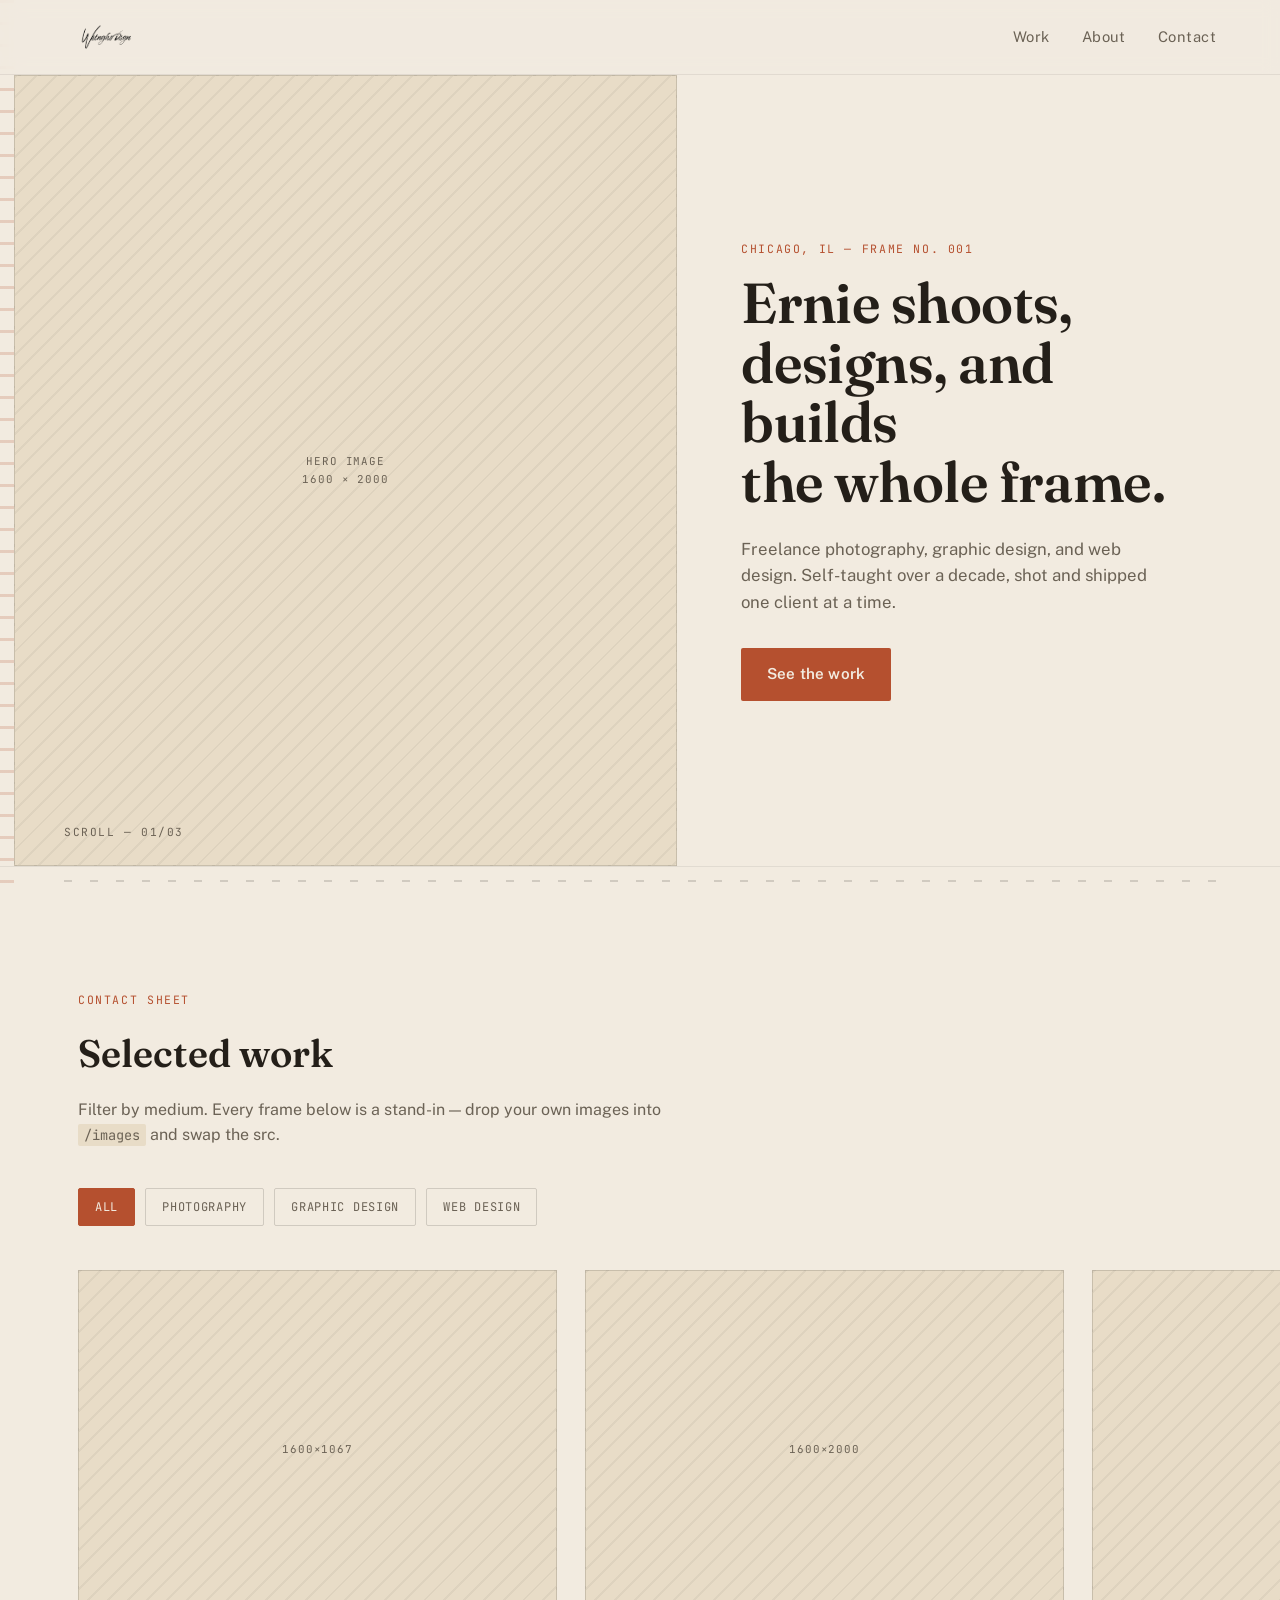
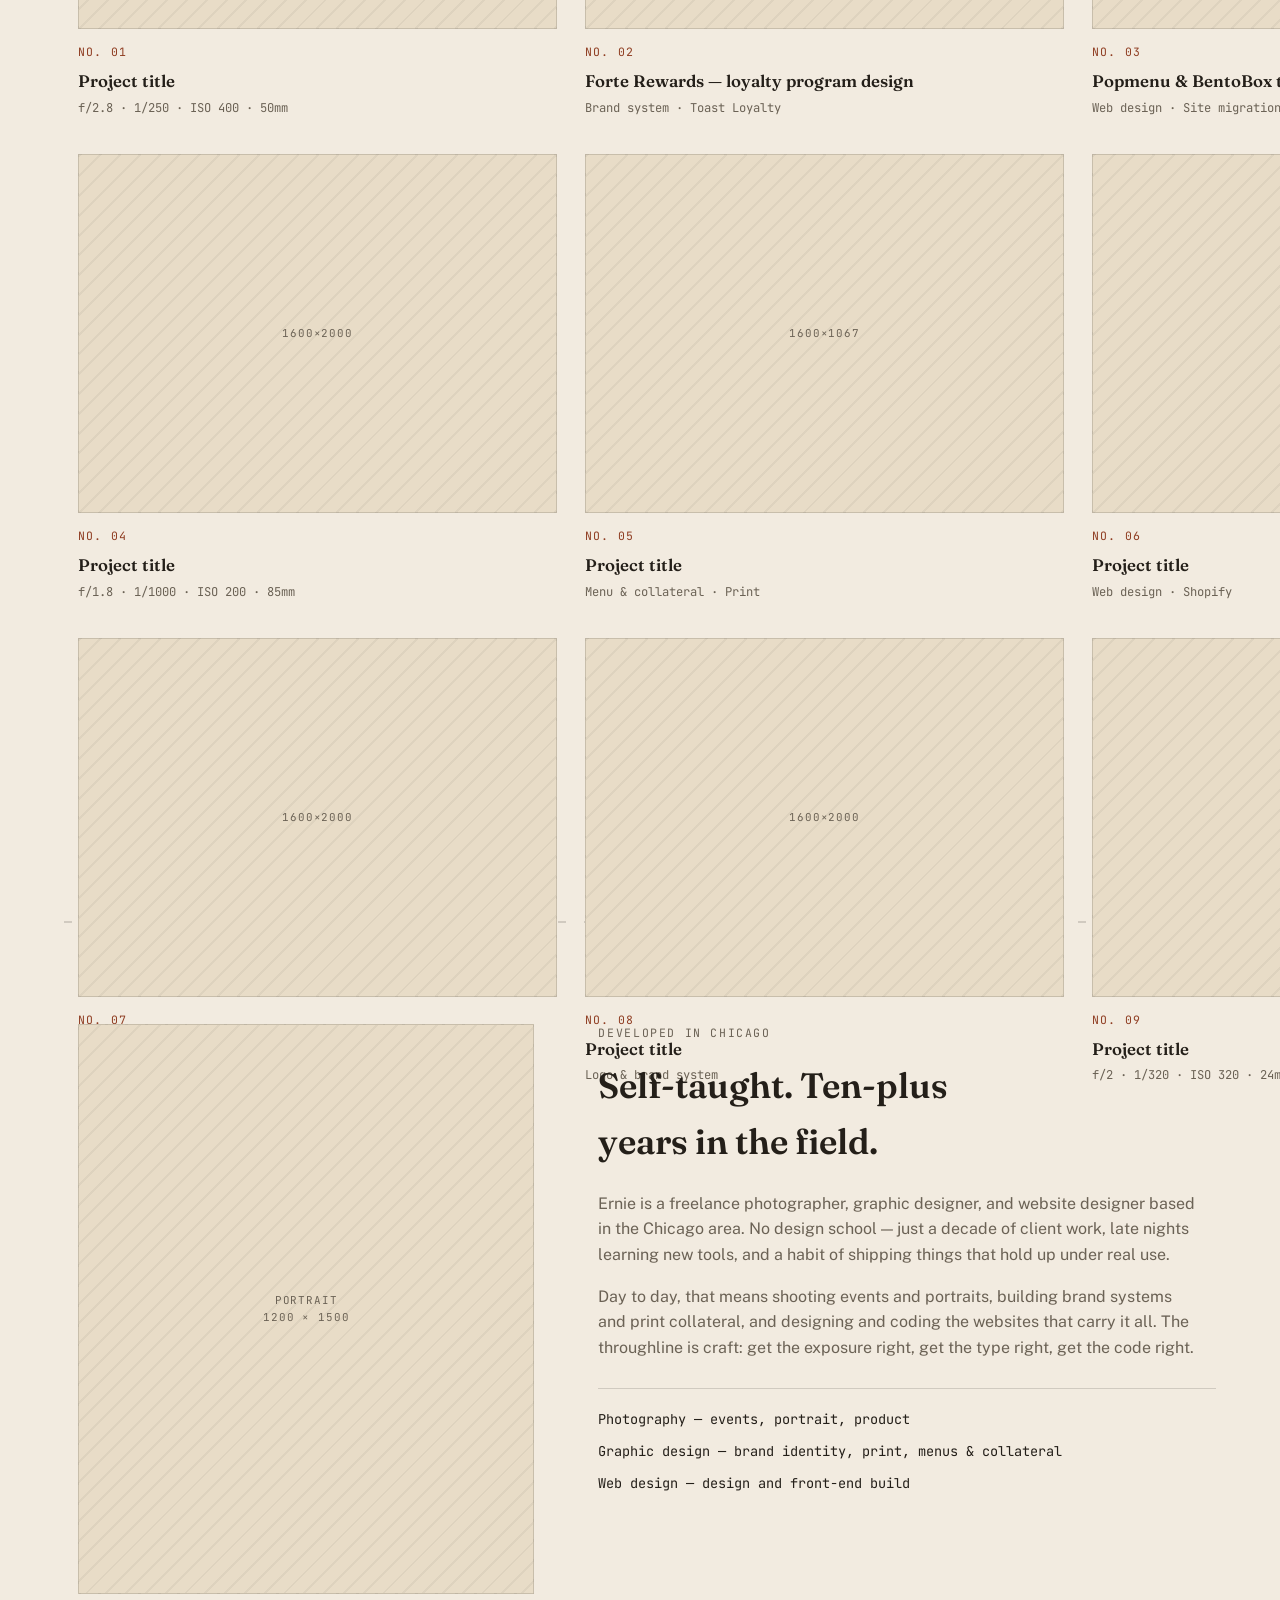
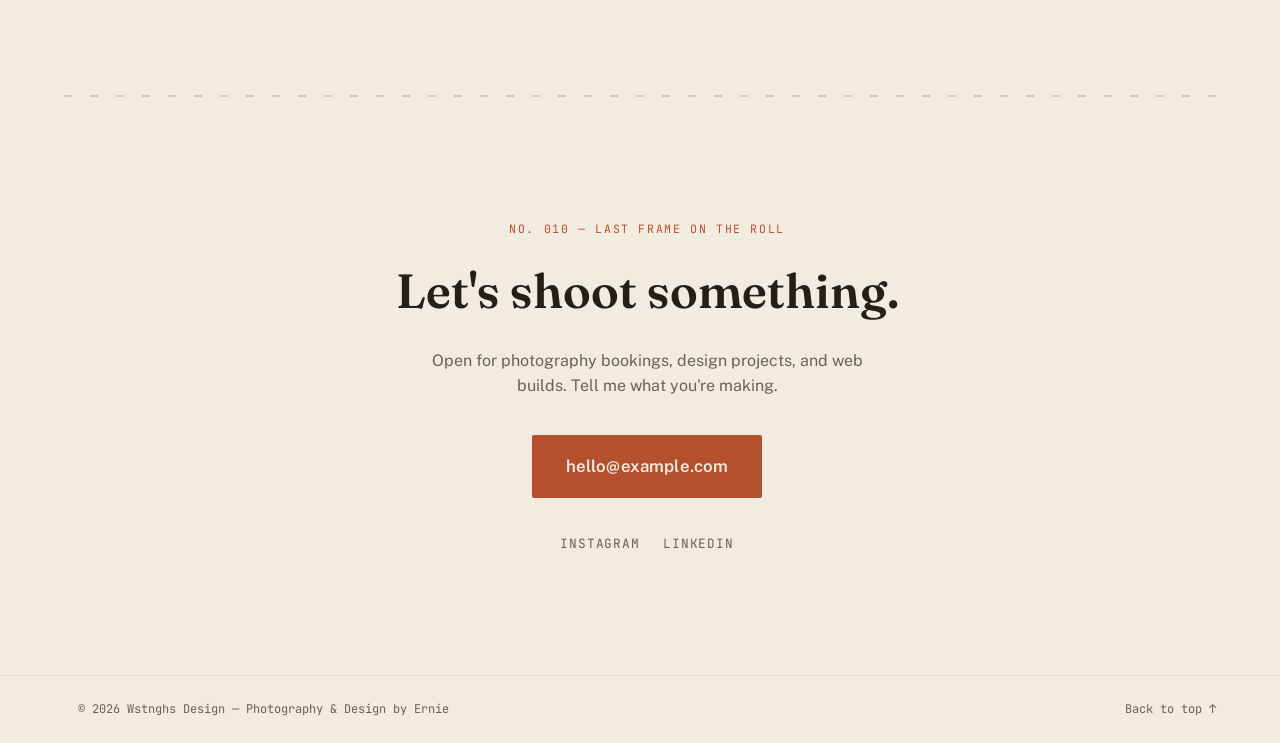
<file: index.html>
<!DOCTYPE html>
<html lang="en">
<head>
<meta charset="UTF-8">
<meta name="viewport" content="width=device-width, initial-scale=1.0">
<title>Wstnghs Design — Photography &amp; Design by Ernie</title>
<meta name="description" content="Wstnghs Design — Ernie, freelance photographer, graphic designer, and website designer based in Chicago. Portfolio, services, and contact.">
<link rel="icon" type="image/png" href="images/wstnghs-logo-black.png">

<link rel="preconnect" href="https://fonts.googleapis.com">
<link rel="preconnect" href="https://fonts.gstatic.com" crossorigin>
<link href="https://fonts.googleapis.com/css2?family=Fraunces:opsz,wght@9..144,300;9..144,500;9..144,600;9..144,700&family=Public+Sans:wght@400;500;600&family=JetBrains+Mono:wght@400;500&display=swap" rel="stylesheet">

<link rel="stylesheet" href="css/style.css">
</head>
<body>

<!-- sprocket rail, purely decorative texture running down the page edge -->
<div class="sprocket-rail" aria-hidden="true"></div>

<header class="site-header">
  <a href="#top" class="wordmark">
    <img src="images/wstnghs-logo-black.png" alt="Wstnghs Design" class="wordmark-logo">
  </a>
  <nav class="site-nav" aria-label="Primary">
    <button class="nav-toggle" aria-expanded="false" aria-controls="nav-list">
      <span></span><span></span><span></span>
    </button>
    <ul id="nav-list">
      <li><a href="#work">Work</a></li>
      <li><a href="#about">About</a></li>
      <li><a href="#contact">Contact</a></li>
    </ul>
  </nav>
</header>

<main id="top">

  <!-- ============ HERO ============ -->
  <section class="hero" id="hero">
    <div class="hero-frame">
      <div class="hero-image placeholder-img" data-caption="Replace with hero image">
        <span class="placeholder-label">HERO IMAGE<br>1600 × 2000</span>
      </div>
    </div>
    <div class="hero-copy">
      <p class="eyebrow-exif">CHICAGO, IL — FRAME NO. 001</p>
      <h1 class="hero-title">Ernie shoots,<br>designs, and builds<br>the whole frame.</h1>
      <p class="hero-sub">Freelance photography, graphic design, and web design. Self-taught over a decade, shot and shipped one client at a time.</p>
      <a href="#work" class="btn-primary">See the work</a>
    </div>
    <p class="scroll-cue" aria-hidden="true">Scroll — 01/03</p>
  </section>

  <div class="sprocket-divider" aria-hidden="true"></div>

  <!-- ============ WORK ============ -->
  <section class="work" id="work">
    <div class="section-heading">
      <p class="eyebrow-exif">CONTACT SHEET</p>
      <h2>Selected work</h2>
      <p class="section-sub">Filter by medium. Every frame below is a stand-in — drop your own images into <code>/images</code> and swap the src.</p>
    </div>

    <div class="filter-bar" role="tablist" aria-label="Filter work by medium">
      <button class="filter-btn is-active" data-filter="all" role="tab" aria-selected="true">All</button>
      <button class="filter-btn" data-filter="photo" role="tab" aria-selected="false">Photography</button>
      <button class="filter-btn" data-filter="graphic" role="tab" aria-selected="false">Graphic Design</button>
      <button class="filter-btn" data-filter="web" role="tab" aria-selected="false">Web Design</button>
    </div>

    <div class="contact-sheet" id="contact-sheet">

      <article class="frame" data-category="photo">
        <div class="placeholder-img frame-img"><span class="placeholder-label">1600×1067</span></div>
        <p class="frame-number">NO. 01</p>
        <h3 class="frame-title">Project title</h3>
        <p class="frame-exif">f/2.8 · 1/250 · ISO 400 · 50mm</p>
      </article>

      <a class="frame" data-category="graphic" href="case-studies/forte-rewards.html">
        <div class="placeholder-img frame-img"><span class="placeholder-label">1600×2000</span></div>
        <p class="frame-number">NO. 02</p>
        <h3 class="frame-title">Forte Rewards — loyalty program design</h3>
        <p class="frame-exif">Brand system · Toast Loyalty</p>
      </a>

      <a class="frame" data-category="web" href="case-studies/wix-migration.html">
        <div class="placeholder-img frame-img"><span class="placeholder-label">1600×1000</span></div>
        <p class="frame-number">NO. 03</p>
        <h3 class="frame-title">Popmenu &amp; BentoBox to Wix migration</h3>
        <p class="frame-exif">Web design · Site migration</p>
      </a>

      <article class="frame" data-category="photo">
        <div class="placeholder-img frame-img"><span class="placeholder-label">1600×2000</span></div>
        <p class="frame-number">NO. 04</p>
        <h3 class="frame-title">Project title</h3>
        <p class="frame-exif">f/1.8 · 1/1000 · ISO 200 · 85mm</p>
      </article>

      <article class="frame" data-category="graphic">
        <div class="placeholder-img frame-img"><span class="placeholder-label">1600×1067</span></div>
        <p class="frame-number">NO. 05</p>
        <h3 class="frame-title">Project title</h3>
        <p class="frame-exif">Menu &amp; collateral · Print</p>
      </article>

      <article class="frame" data-category="web">
        <div class="placeholder-img frame-img"><span class="placeholder-label">1600×1000</span></div>
        <p class="frame-number">NO. 06</p>
        <h3 class="frame-title">Project title</h3>
        <p class="frame-exif">Web design · Shopify</p>
      </article>

      <article class="frame" data-category="photo">
        <div class="placeholder-img frame-img"><span class="placeholder-label">1600×2000</span></div>
        <p class="frame-number">NO. 07</p>
        <h3 class="frame-title">Project title</h3>
        <p class="frame-exif">f/4 · 1/500 · ISO 100 · 35mm</p>
      </article>

      <article class="frame" data-category="graphic">
        <div class="placeholder-img frame-img"><span class="placeholder-label">1600×2000</span></div>
        <p class="frame-number">NO. 08</p>
        <h3 class="frame-title">Project title</h3>
        <p class="frame-exif">Logo &amp; brand system</p>
      </article>

      <article class="frame" data-category="photo">
        <div class="placeholder-img frame-img"><span class="placeholder-label">1600×1067</span></div>
        <p class="frame-number">NO. 09</p>
        <h3 class="frame-title">Project title</h3>
        <p class="frame-exif">f/2 · 1/320 · ISO 320 · 24mm</p>
      </article>

    </div>
  </section>

  <div class="sprocket-divider" aria-hidden="true"></div>

  <!-- ============ ABOUT ============ -->
  <section class="about" id="about">
    <div class="about-image placeholder-img">
      <span class="placeholder-label">PORTRAIT<br>1200 × 1500</span>
    </div>
    <div class="about-copy">
      <p class="eyebrow-exif">DEVELOPED IN CHICAGO</p>
      <h2>Self-taught. Ten-plus years in the field.</h2>
      <p>Ernie is a freelance photographer, graphic designer, and website designer based in the Chicago area. No design school — just a decade of client work, late nights learning new tools, and a habit of shipping things that hold up under real use.</p>
      <p>Day to day, that means shooting events and portraits, building brand systems and print collateral, and designing and coding the websites that carry it all. The throughline is craft: get the exposure right, get the type right, get the code right.</p>
      <ul class="skills-list">
        <li>Photography — events, portrait, product</li>
        <li>Graphic design — brand identity, print, menus &amp; collateral</li>
        <li>Web design — design and front-end build</li>
      </ul>
    </div>
  </section>

  <div class="sprocket-divider" aria-hidden="true"></div>

  <!-- ============ CONTACT ============ -->
  <section class="contact" id="contact">
    <p class="eyebrow-exif">NO. 010 — LAST FRAME ON THE ROLL</p>
    <h2>Let's shoot something.</h2>
    <p class="contact-sub">Open for photography bookings, design projects, and web builds. Tell me what you're making.</p>
    <a class="btn-primary btn-large" href="mailto:hello@example.com?subject=Project%20inquiry">hello@example.com</a>
    <div class="social-links">
      <a href="#" aria-label="Instagram">Instagram</a>
      <a href="#" aria-label="LinkedIn">LinkedIn</a>
    </div>
  </section>

</main>

<footer class="site-footer">
  <span>© <span id="year"></span> Wstnghs Design — Photography &amp; Design by Ernie</span>
  <a href="#top">Back to top ↑</a>
</footer>

<script src="js/main.js"></script>
</body>
</html>
</file>
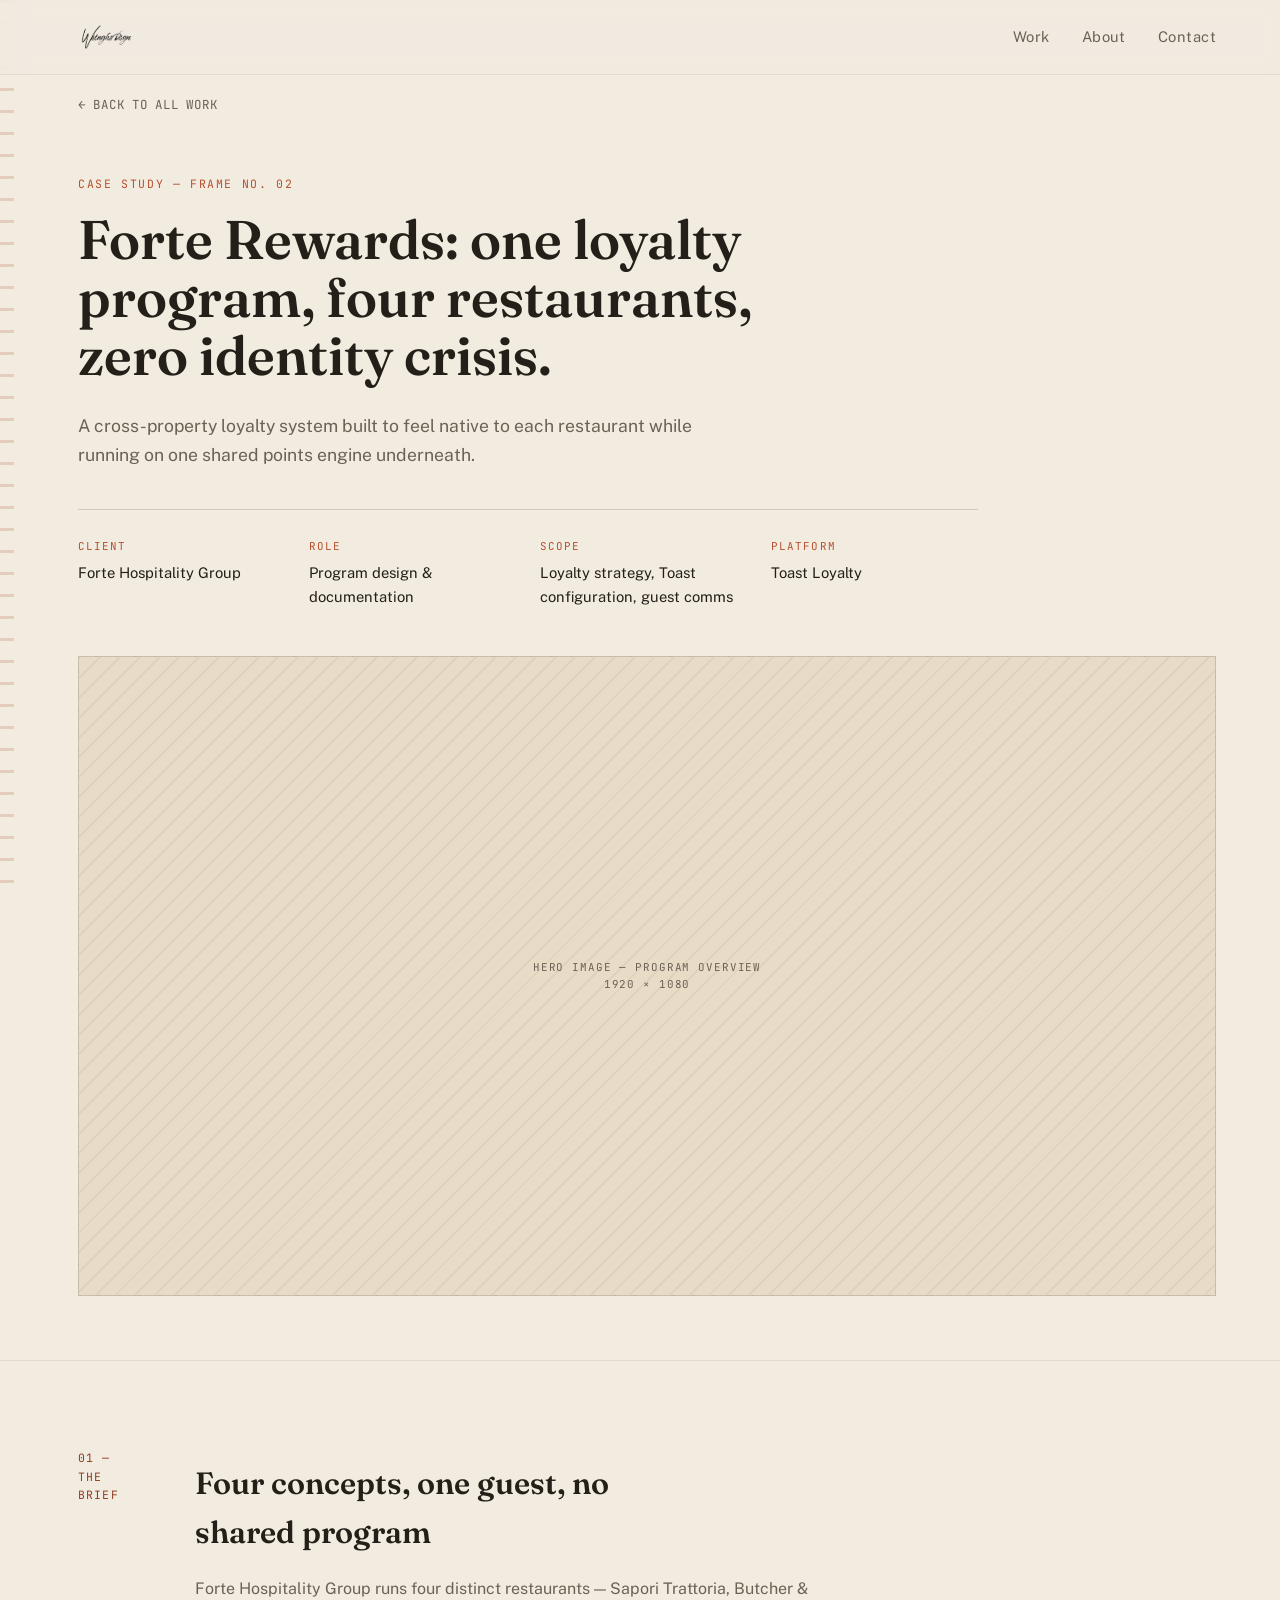
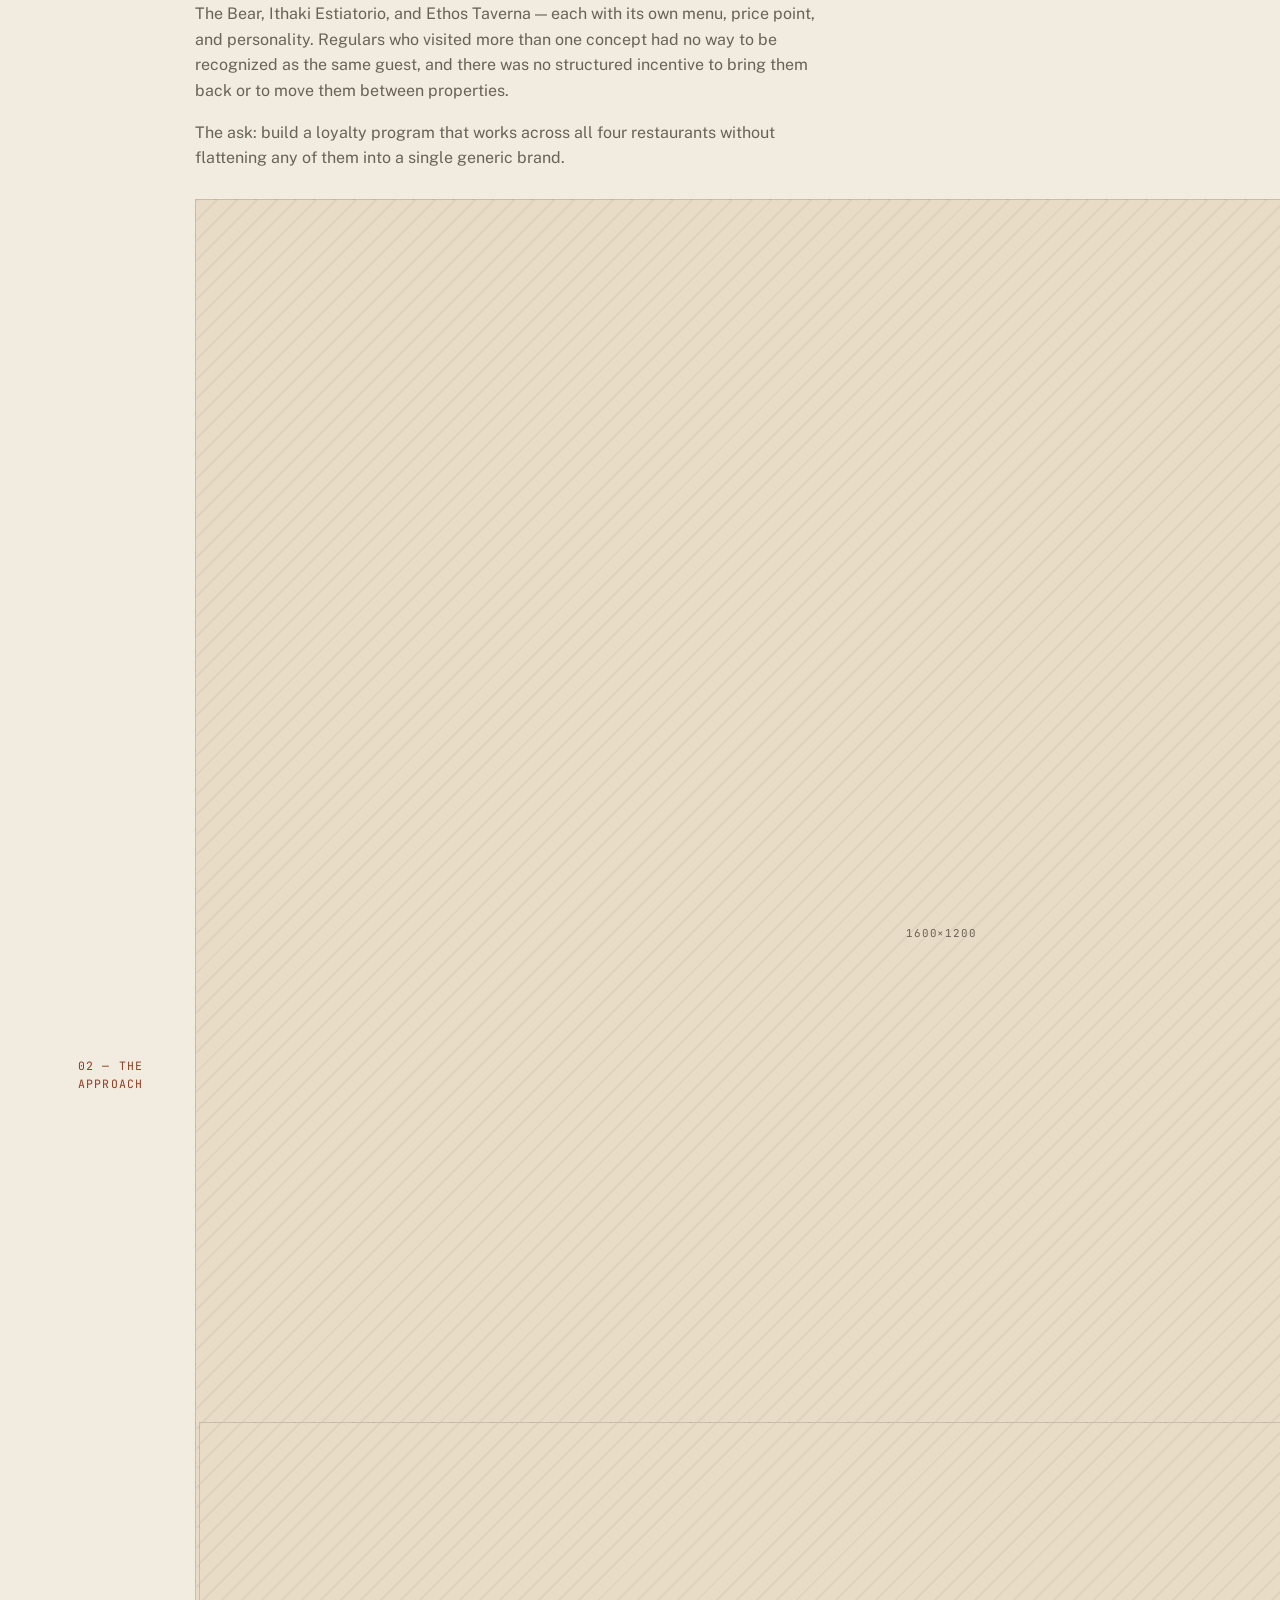
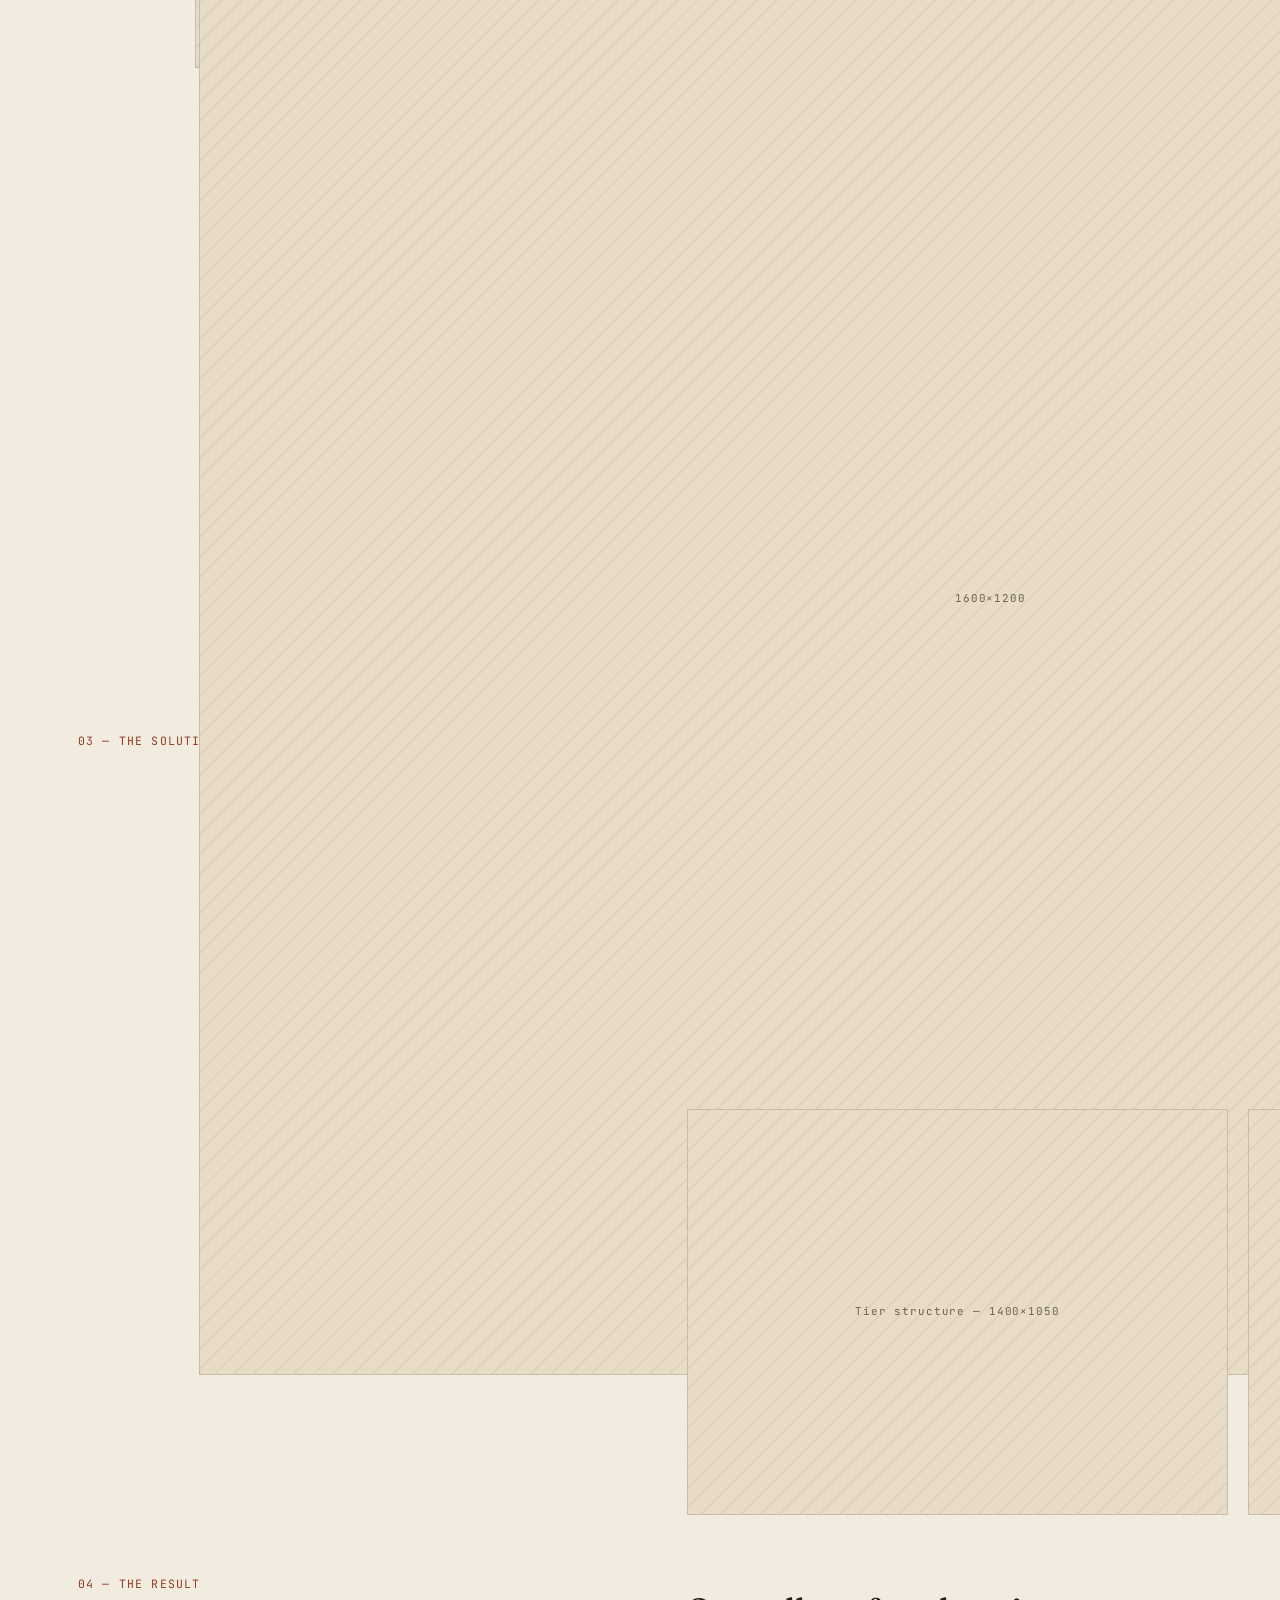
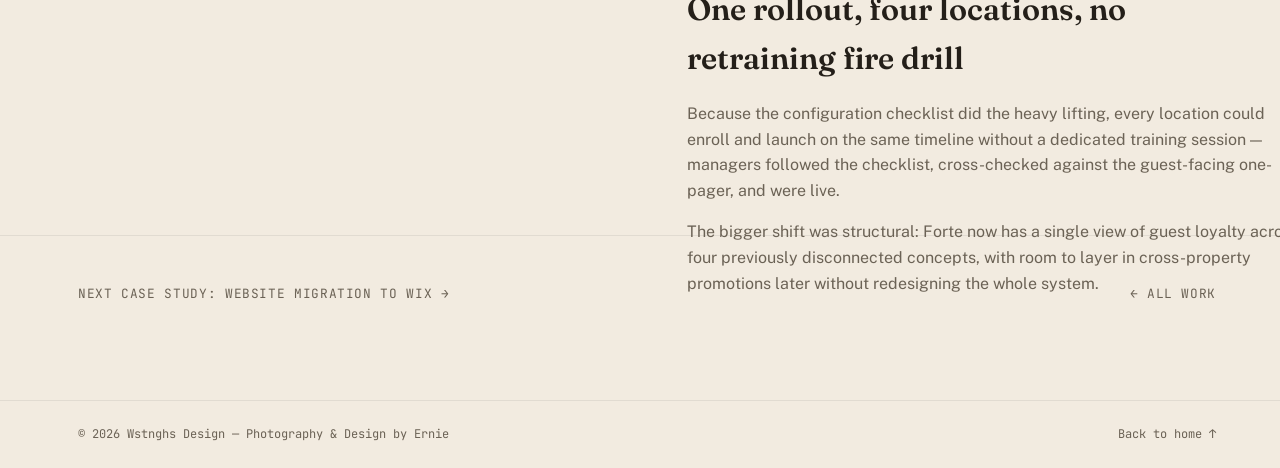
<file: case-studies/forte-rewards.html>
<!DOCTYPE html>
<html lang="en">
<head>
<meta charset="UTF-8">
<meta name="viewport" content="width=device-width, initial-scale=1.0">
<title>Forte Rewards — Loyalty Program Design | Wstnghs Design</title>
<meta name="description" content="Case study: designing a three-tier, cross-property loyalty program for a four-concept restaurant group, built inside Toast Loyalty.">

<link rel="preconnect" href="https://fonts.googleapis.com">
<link rel="preconnect" href="https://fonts.gstatic.com" crossorigin>
<link href="https://fonts.googleapis.com/css2?family=Fraunces:opsz,wght@9..144,300;9..144,500;9..144,600;9..144,700&family=Public+Sans:wght@400;500;600&family=JetBrains+Mono:wght@400;500&display=swap" rel="stylesheet">
<link rel="icon" type="image/png" href="../images/wstnghs-logo-black.png">
<link rel="stylesheet" href="../css/style.css">
</head>
<body>

<div class="sprocket-rail" aria-hidden="true"></div>

<header class="site-header">
  <a href="../index.html" class="wordmark">
    <img src="../images/wstnghs-logo-black.png" alt="Wstnghs Design" class="wordmark-logo">
  </a>
  <nav class="site-nav" aria-label="Primary">
    <button class="nav-toggle" aria-expanded="false" aria-controls="nav-list">
      <span></span><span></span><span></span>
    </button>
    <ul id="nav-list">
      <li><a href="../index.html#work">Work</a></li>
      <li><a href="../index.html#about">About</a></li>
      <li><a href="../index.html#contact">Contact</a></li>
    </ul>
  </nav>
</header>

<a href="../index.html#work" class="case-back">← Back to all work</a>

<main>
  <section class="case-hero">
    <p class="eyebrow-exif">CASE STUDY — FRAME NO. 02</p>
    <h1>Forte Rewards: one loyalty program, four restaurants, zero identity crisis.</h1>
    <p class="case-dek">A cross-property loyalty system built to feel native to each restaurant while running on one shared points engine underneath.</p>

    <dl class="case-meta">
      <div><dt>Client</dt><dd>Forte Hospitality Group</dd></div>
      <div><dt>Role</dt><dd>Program design &amp; documentation</dd></div>
      <div><dt>Scope</dt><dd>Loyalty strategy, Toast configuration, guest comms</dd></div>
      <div><dt>Platform</dt><dd>Toast Loyalty</dd></div>
    </dl>

    <div class="placeholder-img case-hero-image">
      <span class="placeholder-label">HERO IMAGE — PROGRAM OVERVIEW<br>1920 × 1080</span>
    </div>
  </section>

  <div class="case-body">

    <div class="case-section">
      <p class="case-section-label">01 — The brief</p>
      <div class="case-section-copy">
        <h2>Four concepts, one guest, no shared program</h2>
        <p>Forte Hospitality Group runs four distinct restaurants — Sapori Trattoria, Butcher &amp; The Bear, Ithaki Estiatorio, and Ethos Taverna — each with its own menu, price point, and personality. Regulars who visited more than one concept had no way to be recognized as the same guest, and there was no structured incentive to bring them back or to move them between properties.</p>
        <p>The ask: build a loyalty program that works across all four restaurants without flattening any of them into a single generic brand.</p>
        <div class="placeholder-img case-image">
          <span class="placeholder-label">1600×1200</span>
        </div>
      </div>
    </div>

    <div class="case-section">
      <p class="case-section-label">02 — The approach</p>
      <div class="case-section-copy">
        <h2>Design inside the platform's real constraints</h2>
        <p>Toast Loyalty was already the point-of-sale layer at every location, so the program needed to be built natively inside it rather than bolted on with a third-party app — that meant designing around what Toast's tier, point-accrual, and redemption settings could actually support, not an idealized system on paper.</p>
        <ul>
          <li>Mapped a three-tier structure (entry, mid, top) based on realistic annual spend bands across the group, not a single restaurant's price point</li>
          <li>Kept each restaurant's own branding on guest-facing materials, with Forte Rewards as the connective layer rather than a replacement identity</li>
          <li>Wrote the configuration as a step-by-step checklist so any location's manager could set it up correctly without a Toast support call</li>
        </ul>
        <div class="placeholder-img case-image">
          <span class="placeholder-label">1600×1200</span>
        </div>
      </div>
    </div>

    <div class="case-section">
      <p class="case-section-label">03 — The solution</p>
      <div class="case-section-copy">
        <h2>A tier system guests actually understand</h2>
        <p>Three tiers, each with clear, spend-based thresholds and a visible reason to reach the next one. Perks were kept simple and operationally realistic — nothing that required special-casing at the register — so every location could deliver on the promise consistently.</p>
        <p>Documentation shipped in three parts: full program rules for management, a Toast configuration checklist for setup and QA, and a one-page guest-facing explainer designed to be handed out or posted at the host stand.</p>
        <div class="case-gallery">
          <div class="placeholder-img case-image">
            <span class="placeholder-label">Tier structure — 1400×1050</span>
          </div>
          <div class="placeholder-img case-image">
            <span class="placeholder-label">Guest one-pager — 1400×1050</span>
          </div>
        </div>
      </div>
    </div>

    <div class="case-section">
      <p class="case-section-label">04 — The result</p>
      <div class="case-section-copy">
        <h2>One rollout, four locations, no retraining fire drill</h2>
        <p>Because the configuration checklist did the heavy lifting, every location could enroll and launch on the same timeline without a dedicated training session — managers followed the checklist, cross-checked against the guest-facing one-pager, and were live.</p>
        <p>The bigger shift was structural: Forte now has a single view of guest loyalty across four previously disconnected concepts, with room to layer in cross-property promotions later without redesigning the whole system.</p>
      </div>
    </div>

  </div>
</main>

<nav class="case-nextprev">
  <a href="wix-migration.html">Next case study: Website migration to Wix →</a>
  <a href="../index.html#work">← All work</a>
</nav>

<footer class="site-footer">
  <span>© <span id="year"></span> Wstnghs Design — Photography &amp; Design by Ernie</span>
  <a href="../index.html">Back to home ↑</a>
</footer>

<script src="../js/main.js"></script>
</body>
</html>
</file>
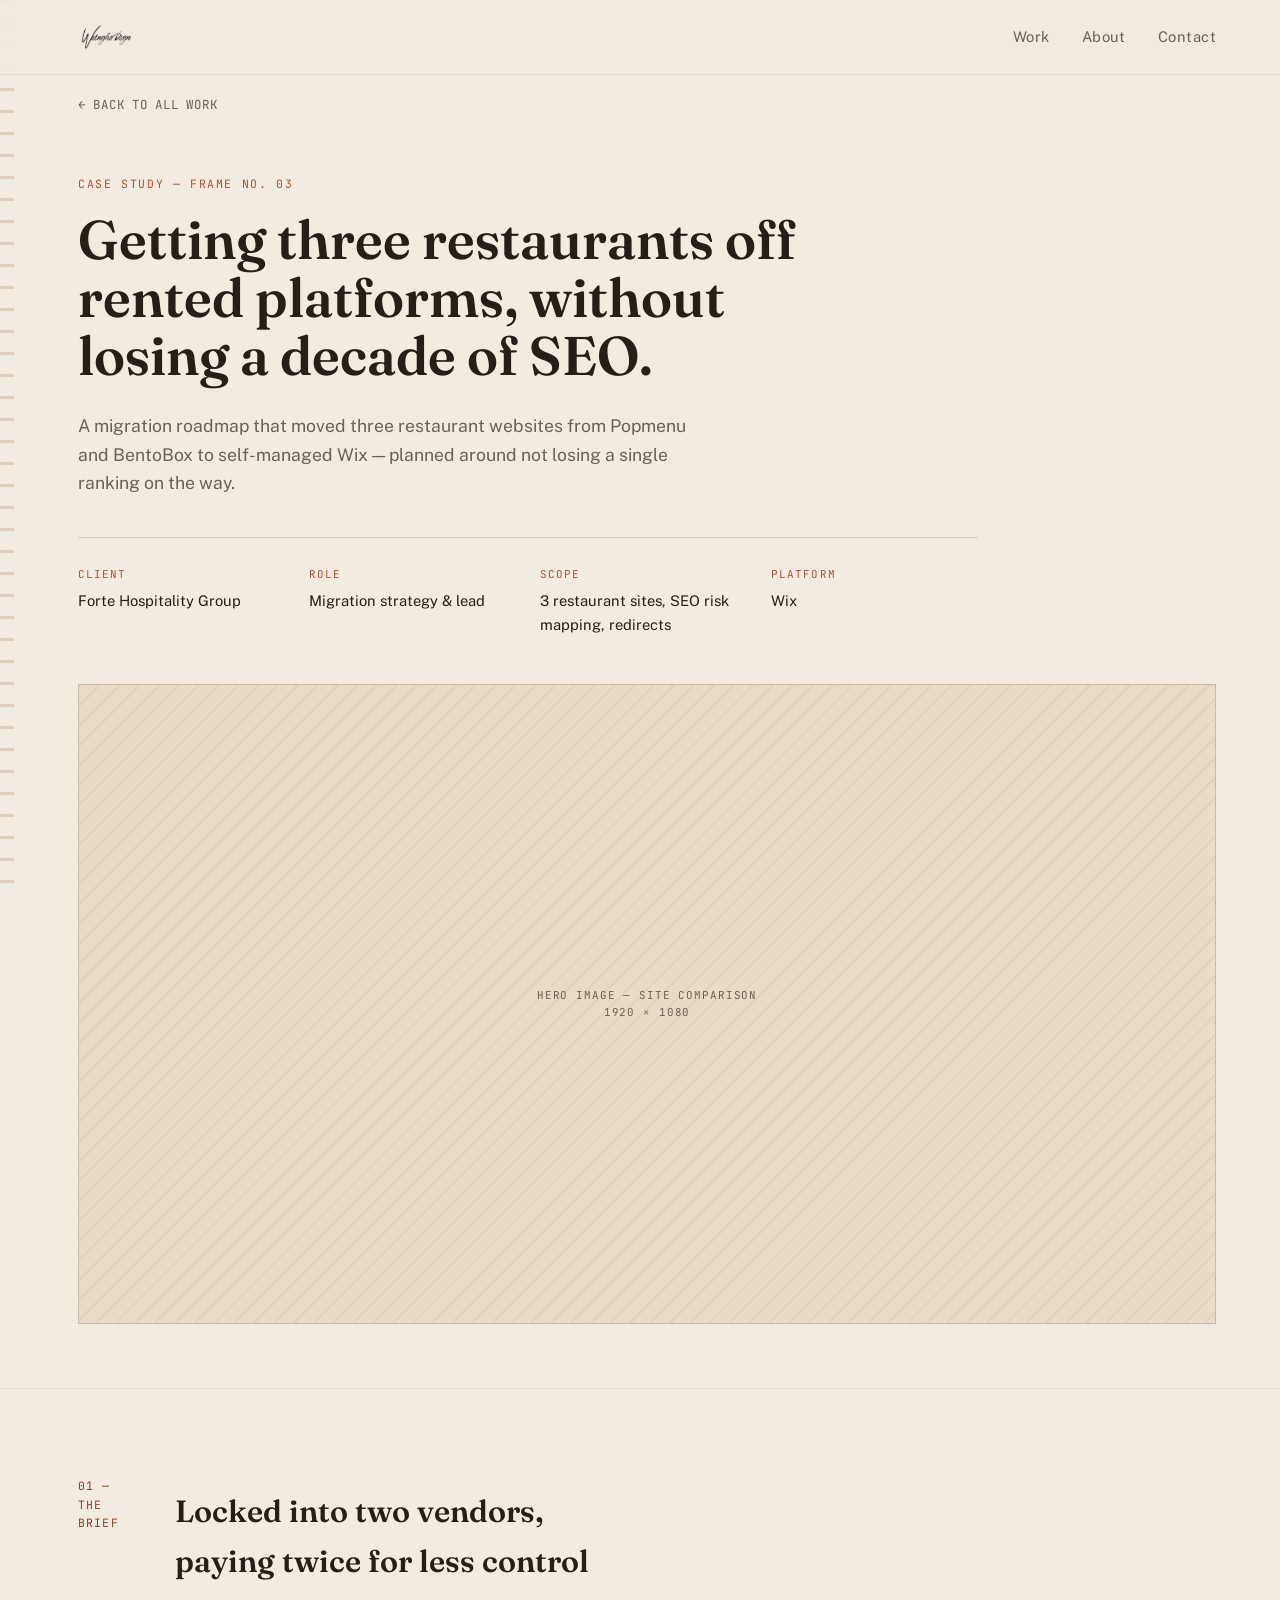
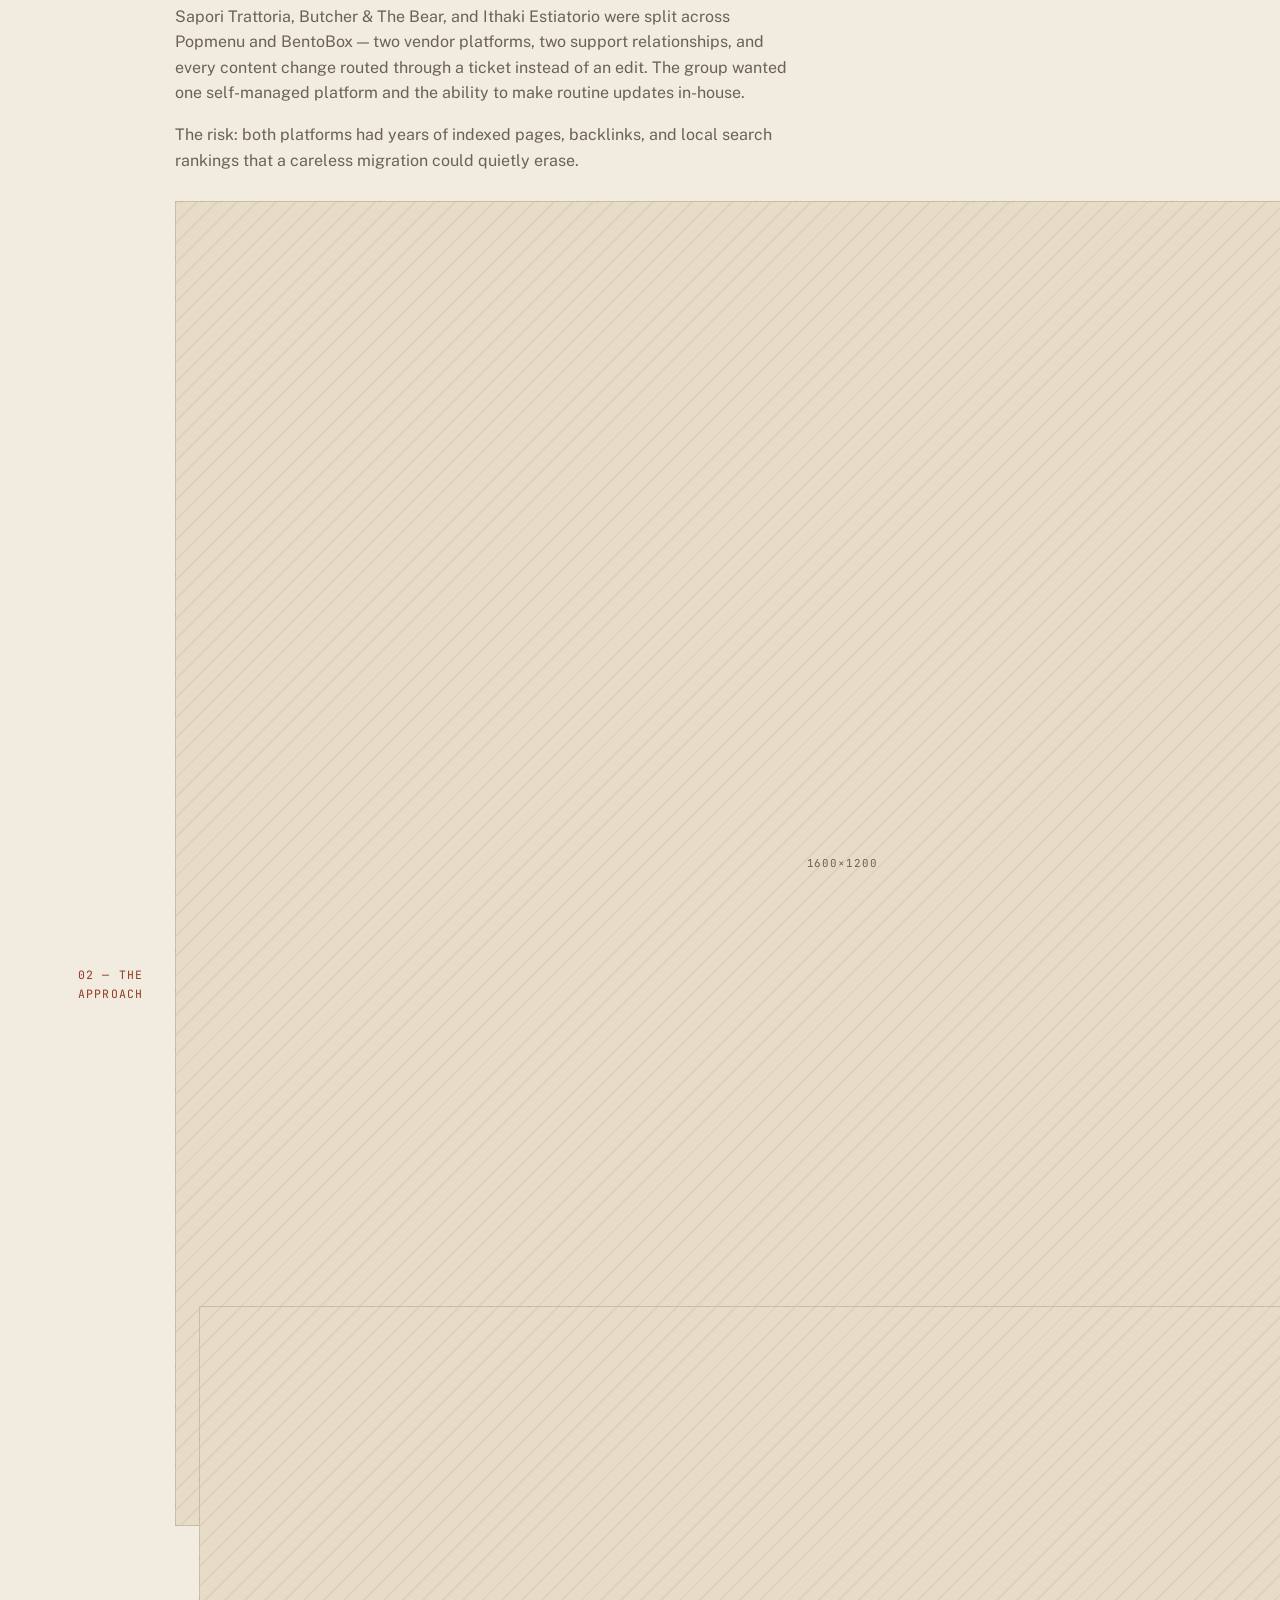
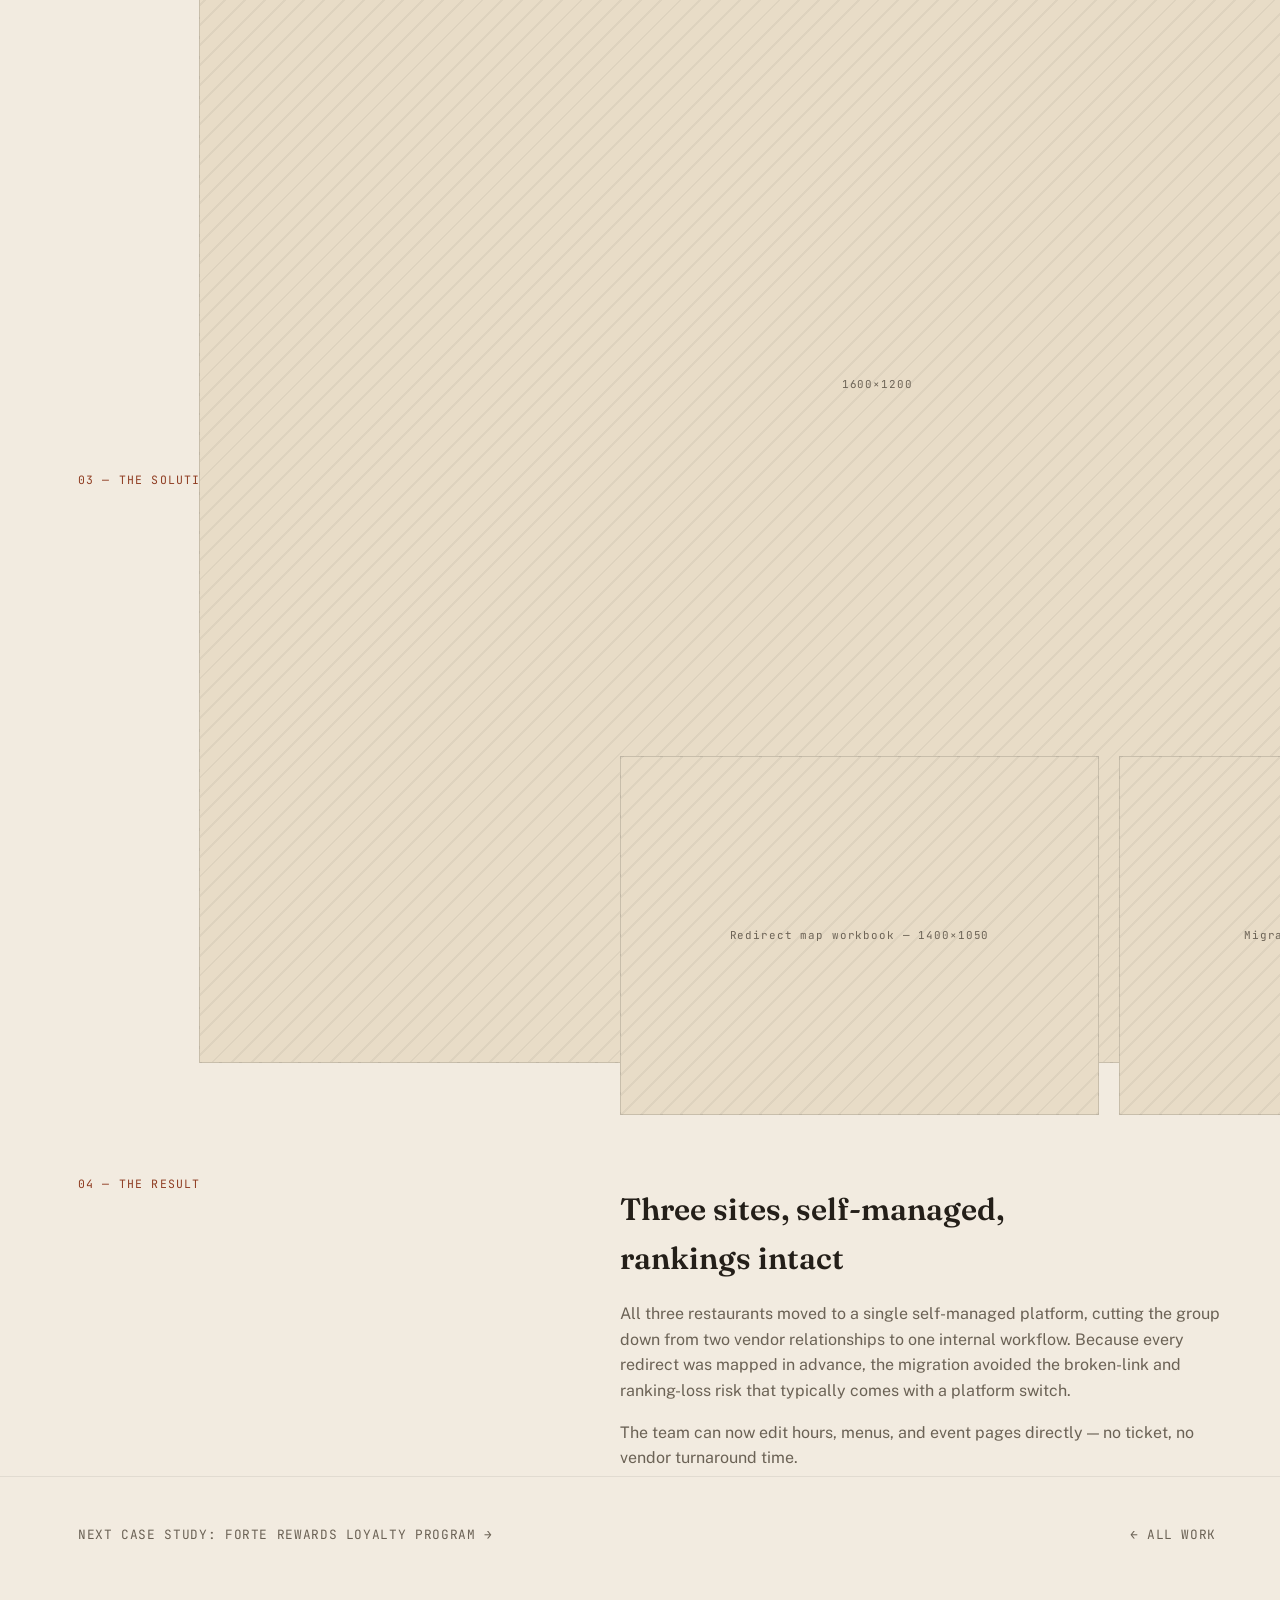
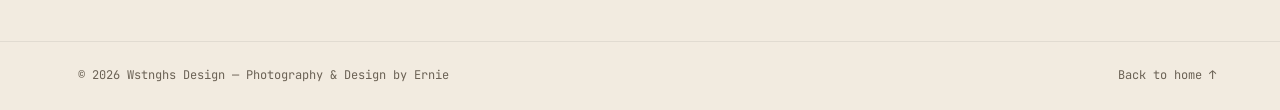
<file: case-studies/wix-migration.html>
<!DOCTYPE html>
<html lang="en">
<head>
<meta charset="UTF-8">
<meta name="viewport" content="width=device-width, initial-scale=1.0">
<title>Popmenu &amp; BentoBox to Wix Migration | Wstnghs Design</title>
<meta name="description" content="Case study: migrating three restaurant websites off Popmenu and BentoBox to self-managed Wix without losing SEO equity.">

<link rel="preconnect" href="https://fonts.googleapis.com">
<link rel="preconnect" href="https://fonts.gstatic.com" crossorigin>
<link href="https://fonts.googleapis.com/css2?family=Fraunces:opsz,wght@9..144,300;9..144,500;9..144,600;9..144,700&family=Public+Sans:wght@400;500;600&family=JetBrains+Mono:wght@400;500&display=swap" rel="stylesheet">
<link rel="icon" type="image/png" href="../images/wstnghs-logo-black.png">
<link rel="stylesheet" href="../css/style.css">
</head>
<body>

<div class="sprocket-rail" aria-hidden="true"></div>

<header class="site-header">
  <a href="../index.html" class="wordmark">
    <img src="../images/wstnghs-logo-black.png" alt="Wstnghs Design" class="wordmark-logo">
  </a>
  <nav class="site-nav" aria-label="Primary">
    <button class="nav-toggle" aria-expanded="false" aria-controls="nav-list">
      <span></span><span></span><span></span>
    </button>
    <ul id="nav-list">
      <li><a href="../index.html#work">Work</a></li>
      <li><a href="../index.html#about">About</a></li>
      <li><a href="../index.html#contact">Contact</a></li>
    </ul>
  </nav>
</header>

<a href="../index.html#work" class="case-back">← Back to all work</a>

<main>
  <section class="case-hero">
    <p class="eyebrow-exif">CASE STUDY — FRAME NO. 03</p>
    <h1>Getting three restaurants off rented platforms, without losing a decade of SEO.</h1>
    <p class="case-dek">A migration roadmap that moved three restaurant websites from Popmenu and BentoBox to self-managed Wix — planned around not losing a single ranking on the way.</p>

    <dl class="case-meta">
      <div><dt>Client</dt><dd>Forte Hospitality Group</dd></div>
      <div><dt>Role</dt><dd>Migration strategy &amp; lead</dd></div>
      <div><dt>Scope</dt><dd>3 restaurant sites, SEO risk mapping, redirects</dd></div>
      <div><dt>Platform</dt><dd>Wix</dd></div>
    </dl>

    <div class="placeholder-img case-hero-image">
      <span class="placeholder-label">HERO IMAGE — SITE COMPARISON<br>1920 × 1080</span>
    </div>
  </section>

  <div class="case-body">

    <div class="case-section">
      <p class="case-section-label">01 — The brief</p>
      <div class="case-section-copy">
        <h2>Locked into two vendors, paying twice for less control</h2>
        <p>Sapori Trattoria, Butcher &amp; The Bear, and Ithaki Estiatorio were split across Popmenu and BentoBox — two vendor platforms, two support relationships, and every content change routed through a ticket instead of an edit. The group wanted one self-managed platform and the ability to make routine updates in-house.</p>
        <p>The risk: both platforms had years of indexed pages, backlinks, and local search rankings that a careless migration could quietly erase.</p>
        <div class="placeholder-img case-image">
          <span class="placeholder-label">1600×1200</span>
        </div>
      </div>
    </div>

    <div class="case-section">
      <p class="case-section-label">02 — The approach</p>
      <div class="case-section-copy">
        <h2>Map every URL before touching anything</h2>
        <p>Before any design work started, the priority was an SEO risk guide and a full redirect map — every existing URL across all three sites catalogued against its planned destination on Wix, so nothing launched without a 301 in place.</p>
        <ul>
          <li>Audited existing site structure, indexed pages, and backlink-relevant URLs across all three properties</li>
          <li>Built a redirect map workbook covering old-path → new-path for every page, menu, and post</li>
          <li>Phased the roadmap by restaurant, so issues on the first migration could be caught before the next two went live</li>
        </ul>
        <div class="placeholder-img case-image">
          <span class="placeholder-label">1600×1200</span>
        </div>
      </div>
    </div>

    <div class="case-section">
      <p class="case-section-label">03 — The solution</p>
      <div class="case-section-copy">
        <h2>A migration roadmap the team could run without a developer</h2>
        <p>The final deliverable was a print-ready guide bundling the roadmap, SEO risk assessment, and redirect workbook into one reference — written so the in-house team could execute and QA each migration step without depending on outside developer support afterward.</p>
        <div class="case-gallery">
          <div class="placeholder-img case-image">
            <span class="placeholder-label">Redirect map workbook — 1400×1050</span>
          </div>
          <div class="placeholder-img case-image">
            <span class="placeholder-label">Migration roadmap — 1400×1050</span>
          </div>
        </div>
      </div>
    </div>

    <div class="case-section">
      <p class="case-section-label">04 — The result</p>
      <div class="case-section-copy">
        <h2>Three sites, self-managed, rankings intact</h2>
        <p>All three restaurants moved to a single self-managed platform, cutting the group down from two vendor relationships to one internal workflow. Because every redirect was mapped in advance, the migration avoided the broken-link and ranking-loss risk that typically comes with a platform switch.</p>
        <p>The team can now edit hours, menus, and event pages directly — no ticket, no vendor turnaround time.</p>
      </div>
    </div>

  </div>
</main>

<nav class="case-nextprev">
  <a href="forte-rewards.html">Next case study: Forte Rewards loyalty program →</a>
  <a href="../index.html#work">← All work</a>
</nav>

<footer class="site-footer">
  <span>© <span id="year"></span> Wstnghs Design — Photography &amp; Design by Ernie</span>
  <a href="../index.html">Back to home ↑</a>
</footer>

<script src="../js/main.js"></script>
</body>
</html>
</file>
<file: css/style.css>
/* =========================================================
   TOKENS
   Palette: near-black base, warm paper text, brass + safelight-red accents.
   Type: Fraunces (display, wonky/characterful) + Public Sans (body) +
         JetBrains Mono (utility — EXIF captions, frame numbers, labels).
   ========================================================= */
:root {
  --bg:        #f2ebe0;
  --bg-panel:  #e8dcc7;
  --line:      rgba(36, 31, 25, 0.16);
  --line-soft: rgba(36, 31, 25, 0.08);
  --paper:     #241f19;
  --paper-dim: #6b6255;
  --brass:     #b5502f;
  --brass-dim: #b5502f66;
  --safelight: #8f3d22;

  --font-display: "Fraunces", Georgia, serif;
  --font-body: "Public Sans", -apple-system, sans-serif;
  --font-mono: "JetBrains Mono", ui-monospace, monospace;

  --container: 1240px;
  --edge: clamp(20px, 5vw, 64px);
}

* { box-sizing: border-box; }
html { scroll-behavior: smooth; }
@media (prefers-reduced-motion: reduce) {
  html { scroll-behavior: auto; }
  *, *::before, *::after { animation-duration: 0.001ms !important; transition-duration: 0.001ms !important; }
}

body {
  margin: 0;
  background: var(--bg);
  color: var(--paper);
  font-family: var(--font-body);
  font-size: 16px;
  line-height: 1.6;
  -webkit-font-smoothing: antialiased;
}

a { color: inherit; }
img { max-width: 100%; display: block; }
h1, h2, h3 { font-family: var(--font-display); font-weight: 600; margin: 0; }

:focus-visible {
  outline: 2px solid var(--brass);
  outline-offset: 3px;
}

/* =========================================================
   SIGNATURE ELEMENT: sprocket rail + dividers
   A running film-sprocket motif — ties every section back to
   the analog-photography throughline without being decorative
   filler; the rail is a constant, the dividers mark reel changes.
   ========================================================= */
.sprocket-rail {
  position: fixed;
  left: 0; top: 0; bottom: 0;
  width: 14px;
  background-image: repeating-linear-gradient(
    to bottom,
    var(--brass-dim) 0px, var(--brass-dim) 3px,
    transparent 3px, transparent 22px
  );
  opacity: 0.5;
  z-index: 5;
  pointer-events: none;
}
@media (max-width: 720px) { .sprocket-rail { display: none; } }

.sprocket-divider {
  height: 28px;
  margin: 0 var(--edge);
  background-image: repeating-linear-gradient(
    to right,
    var(--line) 0px, var(--line) 8px,
    transparent 8px, transparent 26px
  );
  background-position: center;
  background-repeat: no-repeat;
  background-size: 100% 2px;
}

/* utility eyebrow / mono label style, used for EXIF-style captions */
.eyebrow-exif {
  font-family: var(--font-mono);
  font-size: 0.72rem;
  letter-spacing: 0.14em;
  text-transform: uppercase;
  color: var(--brass);
  margin: 0 0 14px;
}

/* =========================================================
   HEADER
   ========================================================= */
.site-header {
  position: sticky;
  top: 0;
  z-index: 20;
  display: flex;
  align-items: center;
  justify-content: space-between;
  padding: 20px var(--edge);
  padding-left: calc(var(--edge) + 14px);
  background: rgba(242, 235, 224, 0.86);
  backdrop-filter: blur(8px);
  border-bottom: 1px solid var(--line-soft);
}

.wordmark {
  display: flex;
  align-items: center;
  text-decoration: none;
}
.wordmark-logo {
  height: 34px;
  width: auto;
  display: block;
}
@media (max-width: 480px) {
  .wordmark-logo { height: 28px; }
}

.site-nav ul {
  display: flex;
  gap: 32px;
  list-style: none;
  margin: 0;
  padding: 0;
}
.site-nav a {
  text-decoration: none;
  font-size: 0.92rem;
  letter-spacing: 0.03em;
  color: var(--paper-dim);
  transition: color 0.2s ease;
}
.site-nav a:hover { color: var(--paper); }

.nav-toggle {
  display: none;
  flex-direction: column;
  gap: 5px;
  background: none;
  border: none;
  cursor: pointer;
  padding: 8px;
}
.nav-toggle span {
  width: 22px; height: 2px;
  background: var(--paper);
}

@media (max-width: 720px) {
  .nav-toggle { display: flex; }
  #nav-list {
    position: absolute;
    top: 100%; left: 0; right: 0;
    flex-direction: column;
    gap: 0;
    background: var(--bg-panel);
    border-bottom: 1px solid var(--line);
    display: none;
  }
  #nav-list.is-open { display: flex; }
  #nav-list li { border-top: 1px solid var(--line-soft); }
  .site-nav a { display: block; padding: 16px var(--edge); }
}

/* =========================================================
   HERO
   ========================================================= */
.hero {
  position: relative;
  display: grid;
  grid-template-columns: 1.1fr 1fr;
  align-items: stretch;
  gap: 0;
  min-height: 88vh;
  padding-left: 14px;
  border-bottom: 1px solid var(--line-soft);
}

.hero-frame { position: relative; overflow: hidden; }
.hero-image { height: 100%; min-height: 420px; }

.hero-copy {
  padding: 64px var(--edge);
  display: flex;
  flex-direction: column;
  justify-content: center;
}

.hero-title {
  font-size: clamp(2.2rem, 4.4vw, 3.6rem);
  line-height: 1.06;
  letter-spacing: -0.01em;
  color: var(--paper);
  margin-bottom: 24px;
}

.hero-sub {
  color: var(--paper-dim);
  font-size: 1.05rem;
  max-width: 42ch;
  margin: 0 0 32px;
}

.scroll-cue {
  position: absolute;
  bottom: 24px;
  left: var(--edge);
  font-family: var(--font-mono);
  font-size: 0.7rem;
  letter-spacing: 0.14em;
  text-transform: uppercase;
  color: var(--paper-dim);
  margin: 0;
}

@media (max-width: 900px) {
  .hero { grid-template-columns: 1fr; min-height: auto; }
  .hero-image { min-height: 60vh; }
  .hero-copy { padding: 48px var(--edge) 72px; }
}

/* =========================================================
   BUTTONS
   ========================================================= */
.btn-primary {
  display: inline-flex;
  align-items: center;
  gap: 10px;
  width: fit-content;
  padding: 14px 26px;
  background: var(--brass);
  color: var(--bg);
  text-decoration: none;
  font-weight: 600;
  font-size: 0.95rem;
  letter-spacing: 0.01em;
  border-radius: 2px;
  transition: transform 0.18s ease, background 0.18s ease;
}
.btn-primary:hover { background: #c8623e; transform: translateY(-1px); }
.btn-large { padding: 18px 34px; font-size: 1.05rem; }

/* =========================================================
   PLACEHOLDER IMAGES
   Swap these placeholder-img blocks for real <img> tags —
   the striped pattern + label makes every gap obvious at a glance.
   ========================================================= */
.placeholder-img {
  position: relative;
  width: 100%;
  height: 100%;
  background:
    repeating-linear-gradient(135deg, rgba(36,31,25,0.05) 0 2px, transparent 2px 14px),
    var(--bg-panel);
  border: 1px solid var(--line);
  display: flex;
  align-items: center;
  justify-content: center;
  min-height: 220px;
}
.placeholder-label {
  font-family: var(--font-mono);
  font-size: 0.68rem;
  letter-spacing: 0.08em;
  color: var(--paper-dim);
  text-align: center;
  line-height: 1.6;
}

/* =========================================================
   WORK / CONTACT SHEET
   ========================================================= */
.work { padding: 96px var(--edge) 88px; padding-left: calc(var(--edge) + 14px); }
.section-heading { max-width: 640px; margin-bottom: 40px; }
.section-heading h2 { font-size: clamp(1.8rem, 3vw, 2.4rem); margin-bottom: 12px; }
.section-sub { color: var(--paper-dim); margin: 0; }
.section-sub code {
  font-family: var(--font-mono);
  background: var(--bg-panel);
  padding: 2px 6px;
  border-radius: 2px;
  font-size: 0.85em;
}

.filter-bar {
  display: flex;
  gap: 10px;
  flex-wrap: wrap;
  margin-bottom: 44px;
}
.filter-btn {
  font-family: var(--font-mono);
  font-size: 0.75rem;
  letter-spacing: 0.06em;
  text-transform: uppercase;
  background: transparent;
  border: 1px solid var(--line);
  color: var(--paper-dim);
  padding: 10px 16px;
  border-radius: 2px;
  cursor: pointer;
  transition: all 0.18s ease;
}
.filter-btn:hover { border-color: var(--brass-dim); color: var(--paper); }
.filter-btn.is-active {
  background: var(--brass);
  border-color: var(--brass);
  color: var(--bg);
}

.contact-sheet {
  display: grid;
  grid-template-columns: repeat(3, 1fr);
  gap: 36px 28px;
}
@media (max-width: 980px) { .contact-sheet { grid-template-columns: repeat(2, 1fr); } }
@media (max-width: 600px) { .contact-sheet { grid-template-columns: 1fr; } }

.frame { display: flex; flex-direction: column; text-decoration: none; color: inherit; }
.frame-img { aspect-ratio: 4 / 3; margin-bottom: 14px; transition: opacity 0.2s ease; }
.frame:hover .frame-img { opacity: 0.85; }
.frame-number {
  font-family: var(--font-mono);
  font-size: 0.72rem;
  letter-spacing: 0.1em;
  color: var(--safelight);
  margin: 0 0 6px;
}
.frame-title { font-size: 1.05rem; margin-bottom: 4px; }
.frame-exif {
  font-family: var(--font-mono);
  font-size: 0.76rem;
  color: var(--paper-dim);
  margin: 0;
}

.frame[hidden] { display: none; }

/* =========================================================
   ABOUT
   ========================================================= */
.about {
  display: grid;
  grid-template-columns: 0.85fr 1.15fr;
  gap: 64px;
  padding: 88px var(--edge);
  padding-left: calc(var(--edge) + 14px);
  align-items: start;
}
.about-image { aspect-ratio: 4 / 5; }
.about-copy h2 { font-size: clamp(1.7rem, 2.8vw, 2.2rem); margin-bottom: 20px; max-width: 18ch; }
.about-copy p { color: var(--paper-dim); max-width: 60ch; margin: 0 0 16px; }

.skills-list {
  list-style: none;
  margin: 28px 0 0;
  padding: 20px 0 0;
  border-top: 1px solid var(--line);
  display: flex;
  flex-direction: column;
  gap: 10px;
  font-family: var(--font-mono);
  font-size: 0.85rem;
  color: var(--paper);
}

@media (max-width: 860px) {
  .about { grid-template-columns: 1fr; }
  .about-image { max-width: 320px; }
}

/* =========================================================
   CONTACT
   ========================================================= */
.contact {
  text-align: center;
  padding: 110px var(--edge) 120px;
  padding-left: calc(var(--edge) + 14px);
}
.contact .eyebrow-exif { display: block; }
.contact h2 { font-size: clamp(2rem, 4vw, 3rem); margin-bottom: 18px; }
.contact-sub {
  color: var(--paper-dim);
  max-width: 44ch;
  margin: 0 auto 36px;
}
.contact .btn-primary { margin: 0 auto; }
.social-links {
  display: flex;
  gap: 24px;
  justify-content: center;
  margin-top: 36px;
}
.social-links a {
  text-decoration: none;
  font-family: var(--font-mono);
  font-size: 0.8rem;
  letter-spacing: 0.06em;
  text-transform: uppercase;
  color: var(--paper-dim);
  border-bottom: 1px solid transparent;
  transition: color 0.2s ease, border-color 0.2s ease;
}
.social-links a:hover { color: var(--brass); border-color: var(--brass); }

/* =========================================================
   FOOTER
   ========================================================= */
.site-footer {
  display: flex;
  justify-content: space-between;
  align-items: center;
  padding: 24px var(--edge);
  padding-left: calc(var(--edge) + 14px);
  border-top: 1px solid var(--line-soft);
  font-family: var(--font-mono);
  font-size: 0.75rem;
  color: var(--paper-dim);
}
.site-footer a { text-decoration: none; }
.site-footer a:hover { color: var(--brass); }
@media (max-width: 560px) {
  .site-footer { flex-direction: column; gap: 10px; text-align: center; }
}

/* =========================================================
   CASE STUDY PAGES
   ========================================================= */
.case-back {
  display: block;
  padding: 20px var(--edge);
  padding-left: calc(var(--edge) + 14px);
  font-family: var(--font-mono);
  font-size: 0.78rem;
  letter-spacing: 0.06em;
  text-transform: uppercase;
  color: var(--paper-dim);
  text-decoration: none;
}
.case-back:hover { color: var(--brass); }

.case-hero {
  padding: 40px var(--edge) 64px;
  padding-left: calc(var(--edge) + 14px);
  border-bottom: 1px solid var(--line-soft);
}
.case-hero .eyebrow-exif { margin-bottom: 18px; }
.case-hero h1 {
  font-size: clamp(2rem, 4.6vw, 3.4rem);
  line-height: 1.06;
  max-width: 20ch;
  margin-bottom: 28px;
}
.case-dek {
  color: var(--paper-dim);
  font-size: 1.1rem;
  max-width: 56ch;
  margin: 0 0 40px;
}

.case-meta {
  display: grid;
  grid-template-columns: repeat(4, 1fr);
  gap: 24px;
  padding-top: 28px;
  border-top: 1px solid var(--line);
  max-width: 900px;
}
.case-meta dt {
  font-family: var(--font-mono);
  font-size: 0.68rem;
  letter-spacing: 0.1em;
  text-transform: uppercase;
  color: var(--brass);
  margin-bottom: 6px;
}
.case-meta dd {
  margin: 0;
  font-size: 0.92rem;
  color: var(--paper);
}
@media (max-width: 720px) {
  .case-meta { grid-template-columns: repeat(2, 1fr); }
}

.case-hero-image {
  margin-top: 48px;
  aspect-ratio: 16 / 9;
}

.case-body {
  padding: 88px var(--edge);
  padding-left: calc(var(--edge) + 14px);
  display: grid;
  gap: 88px;
}

.case-section {
  display: grid;
  grid-template-columns: 0.7fr 1.3fr;
  gap: 56px;
}
.case-section-label {
  font-family: var(--font-mono);
  font-size: 0.72rem;
  letter-spacing: 0.1em;
  text-transform: uppercase;
  color: var(--safelight);
  margin: 0;
}
.case-section-copy h2 {
  font-size: clamp(1.5rem, 2.4vw, 2rem);
  margin: 10px 0 18px;
  max-width: 22ch;
}
.case-section-copy p {
  color: var(--paper-dim);
  max-width: 62ch;
  margin: 0 0 16px;
}
.case-section-copy ul {
  color: var(--paper-dim);
  margin: 0 0 16px;
  padding-left: 20px;
}
.case-section-copy li { margin-bottom: 8px; }

.case-image { aspect-ratio: 4 / 3; margin-top: 28px; }
.case-image.is-wide { aspect-ratio: 16 / 9; }

.case-gallery {
  display: grid;
  grid-template-columns: repeat(2, 1fr);
  gap: 20px;
  margin-top: 28px;
}
@media (max-width: 640px) { .case-gallery { grid-template-columns: 1fr; } }

@media (max-width: 860px) {
  .case-section { grid-template-columns: 1fr; }
}

.case-nextprev {
  display: flex;
  justify-content: space-between;
  align-items: center;
  padding: 48px var(--edge) 96px;
  padding-left: calc(var(--edge) + 14px);
  border-top: 1px solid var(--line-soft);
  flex-wrap: wrap;
  gap: 20px;
}
.case-nextprev a {
  font-family: var(--font-mono);
  font-size: 0.8rem;
  letter-spacing: 0.05em;
  text-transform: uppercase;
  color: var(--paper-dim);
  text-decoration: none;
}
.case-nextprev a:hover { color: var(--brass); }
</file>
